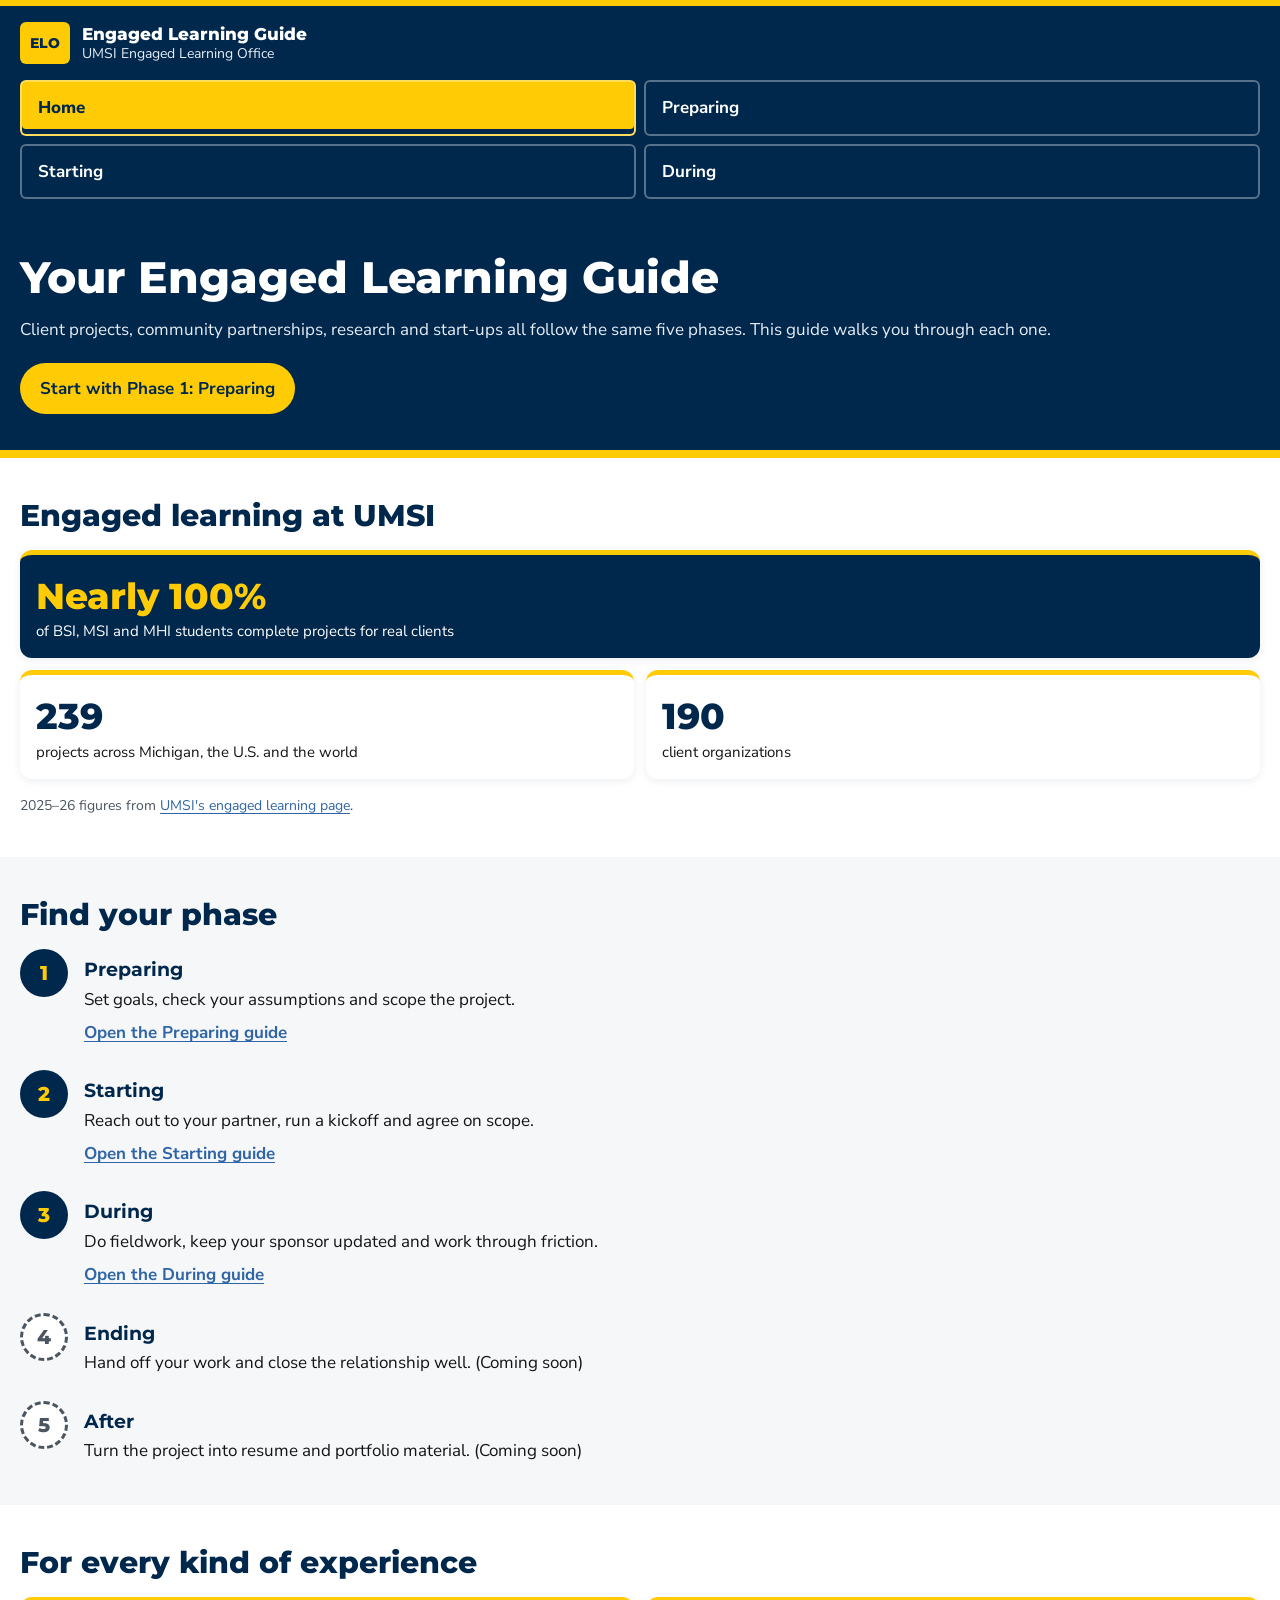
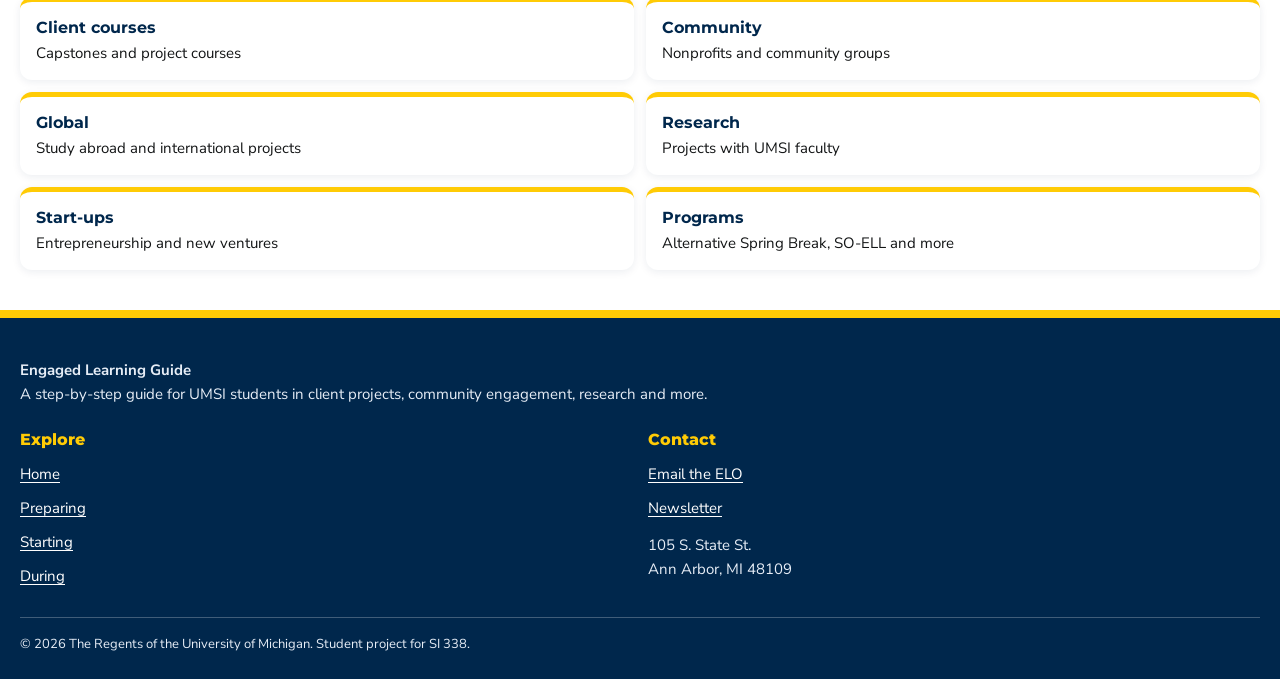
<file: index.html>
<!DOCTYPE html>
<html lang="en">
<head>
  <meta charset="utf-8">
  <meta name="viewport" content="width=device-width, initial-scale=1">
  <title>Engaged Learning Guide | UMSI Engaged Learning Office</title>
  <link rel="preconnect" href="https://fonts.googleapis.com">
  <link rel="preconnect" href="https://fonts.gstatic.com" crossorigin>
  <link rel="stylesheet" href="https://fonts.googleapis.com/css2?family=Montserrat:wght@700;800&amp;family=Nunito+Sans:wght@400;700&amp;display=swap">
  <link rel="stylesheet" href="css/html5reset.css">
  <link rel="stylesheet" href="css/style.css">
</head>
<body>
  <!-- Content adapted from the SI 338 ELO Content document and si.umich.edu.
       Drafted with help from Claude (Anthropic), then reviewed and edited. -->
  <a class="skip-link" href="#main">Skip to main content</a>

  <header class="site-header">
    <span class="brand-mark" aria-hidden="true">ELO</span>
    <a class="brand" href="index.html">Engaged Learning Guide<span>UMSI Engaged Learning Office</span></a>
    <nav class="site-nav" aria-label="Main">
      <ul>
        <li><a href="index.html" aria-current="page">Home</a></li>
        <li><a href="preparing.html">Preparing</a></li>
        <li><a href="starting.html">Starting</a></li>
        <li><a href="during.html">During</a></li>
      </ul>
    </nav>
  </header>

  <main id="main" tabindex="-1">

    <section class="hero">
      <h1>Your Engaged Learning Guide</h1>
      <p>Client projects, community partnerships, research and start-ups all follow the same five phases. This guide walks you through each one.</p>
      <a class="btn" href="preparing.html">Start with Phase 1: Preparing</a>
    </section>

    <section class="section section--white">
      <h2>Engaged learning at UMSI</h2>
      <div class="grid-2">
        <div class="box box--wide"><p class="big">Nearly 100%</p><p>of BSI, MSI and MHI students complete projects for real clients</p></div>
        <div class="box"><p class="big">239</p><p>projects across Michigan, the U.S. and the world</p></div>
        <div class="box"><p class="big">190</p><p>client organizations</p></div>
      </div>
      <p class="note">2025&ndash;26 figures from <a href="https://si.umich.edu/student-experience/engaged-learning">UMSI's engaged learning page</a>.</p>
    </section>

    <section class="section">
      <h2>Find your phase</h2>
      <ol class="roadmap">
        <li><span class="num" aria-hidden="true">1</span><h3>Preparing</h3><p>Set goals, check your assumptions and scope the project. <a href="preparing.html">Open the Preparing guide</a></p></li>
        <li><span class="num" aria-hidden="true">2</span><h3>Starting</h3><p>Reach out to your partner, run a kickoff and agree on scope. <a href="starting.html">Open the Starting guide</a></p></li>
        <li><span class="num" aria-hidden="true">3</span><h3>During</h3><p>Do fieldwork, keep your sponsor updated and work through friction. <a href="during.html">Open the During guide</a></p></li>
        <li class="soon"><span class="num" aria-hidden="true">4</span><h3>Ending</h3><p>Hand off your work and close the relationship well. (Coming soon)</p></li>
        <li class="soon"><span class="num" aria-hidden="true">5</span><h3>After</h3><p>Turn the project into resume and portfolio material. (Coming soon)</p></li>
      </ol>
    </section>

    <section class="section section--white">
      <h2>For every kind of experience</h2>
      <ul class="grid-2">
        <li class="box"><h3>Client courses</h3><p>Capstones and project courses</p></li>
        <li class="box"><h3>Community</h3><p>Nonprofits and community groups</p></li>
        <li class="box"><h3>Global</h3><p>Study abroad and international projects</p></li>
        <li class="box"><h3>Research</h3><p>Projects with UMSI faculty</p></li>
        <li class="box"><h3>Start-ups</h3><p>Entrepreneurship and new ventures</p></li>
        <li class="box"><h3>Programs</h3><p>Alternative Spring Break, SO-ELL and more</p></li>
      </ul>
    </section>
  </main>

  <footer class="site-footer">
    <p class="footer-about"><strong>Engaged Learning Guide</strong><br>A step-by-step guide for UMSI students in client projects, community engagement, research and more.</p>
    <nav class="footer-explore" aria-label="Footer">
      <h2>Explore</h2>
      <ul>
        <li><a href="index.html">Home</a></li>
        <li><a href="preparing.html">Preparing</a></li>
        <li><a href="starting.html">Starting</a></li>
        <li><a href="during.html">During</a></li>
      </ul>
    </nav>
    <div class="footer-contact">
      <h2>Contact</h2>
      <ul>
        <li><a href="mailto:umsi.engagement@umich.edu">Email the ELO</a></li>
        <li><a href="https://umsi.info/elo-newsletter">Newsletter</a></li>
      </ul>
      <address>105 S. State St.<br>Ann Arbor, MI 48109</address>
    </div>
    <p class="footer-legal">&copy; 2026 The Regents of the University of Michigan. Student project for SI 338.</p>
  </footer>
</body>
</html>
</file>
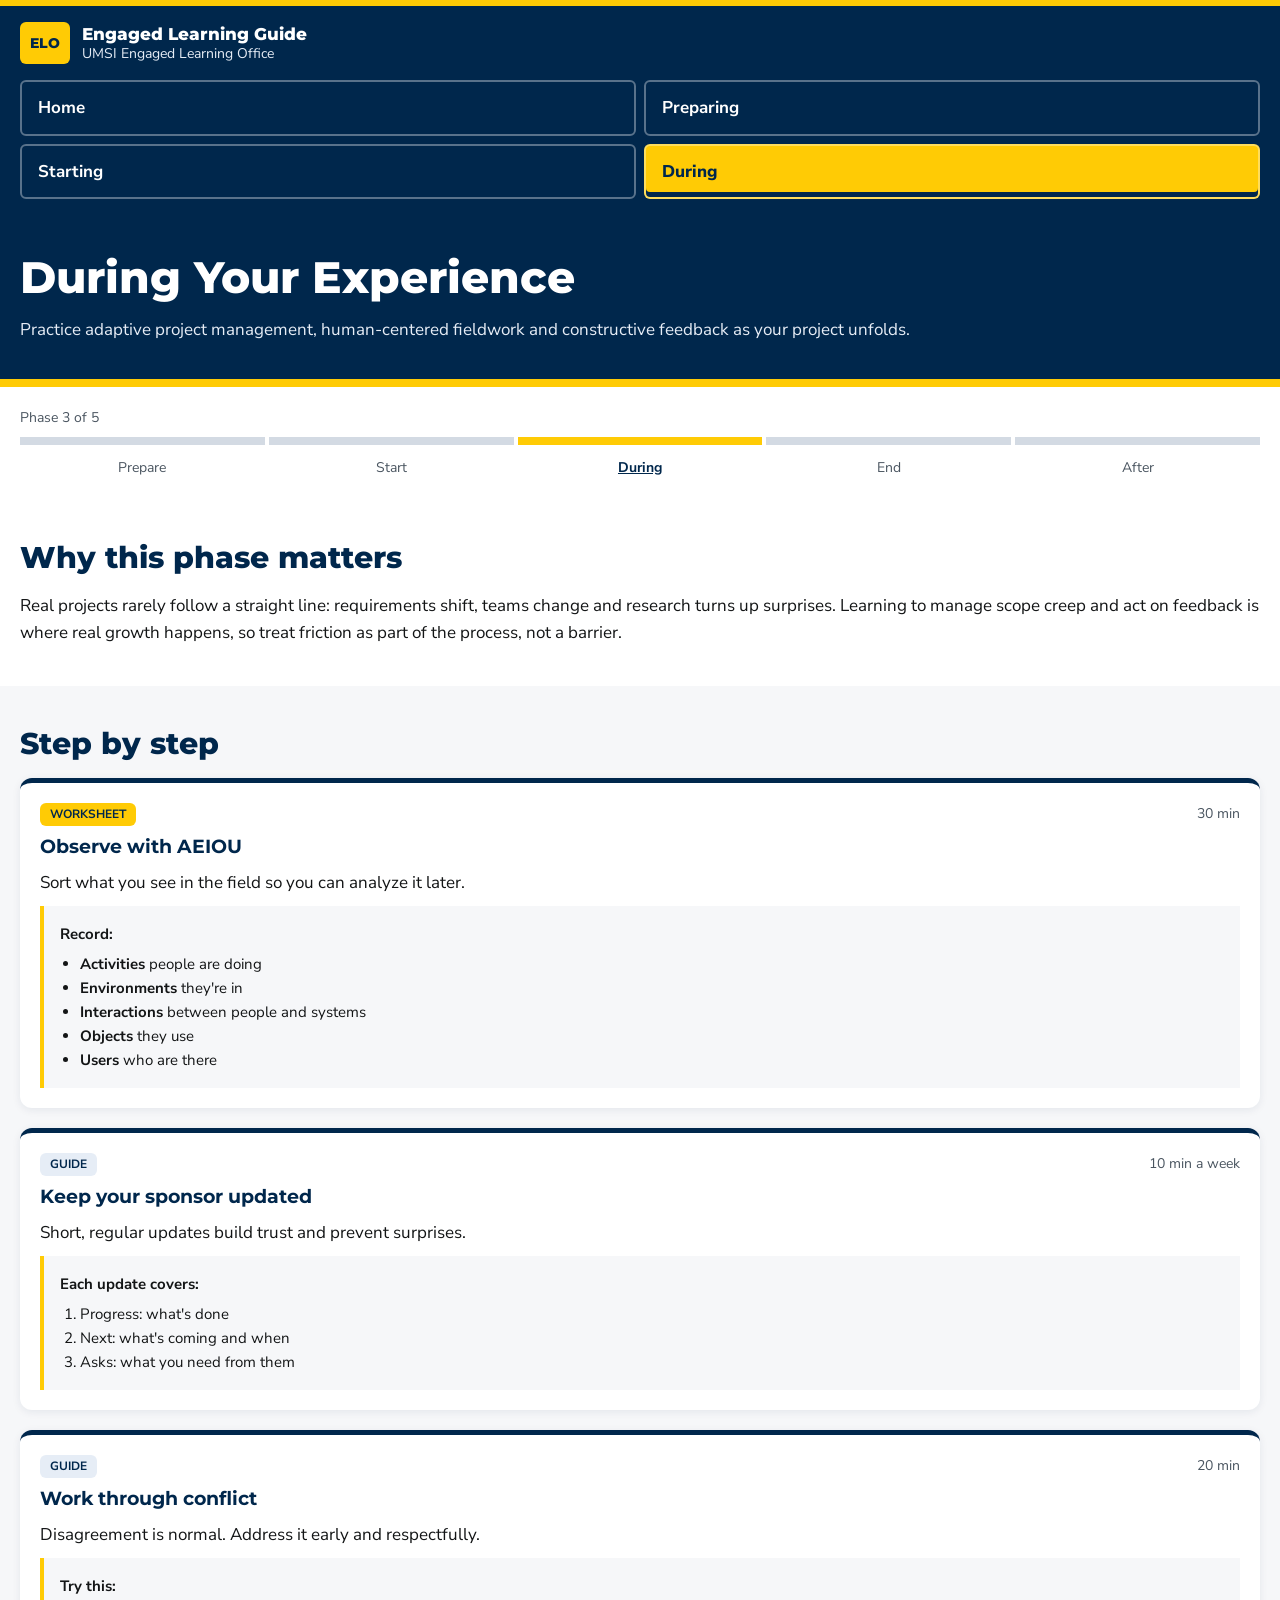
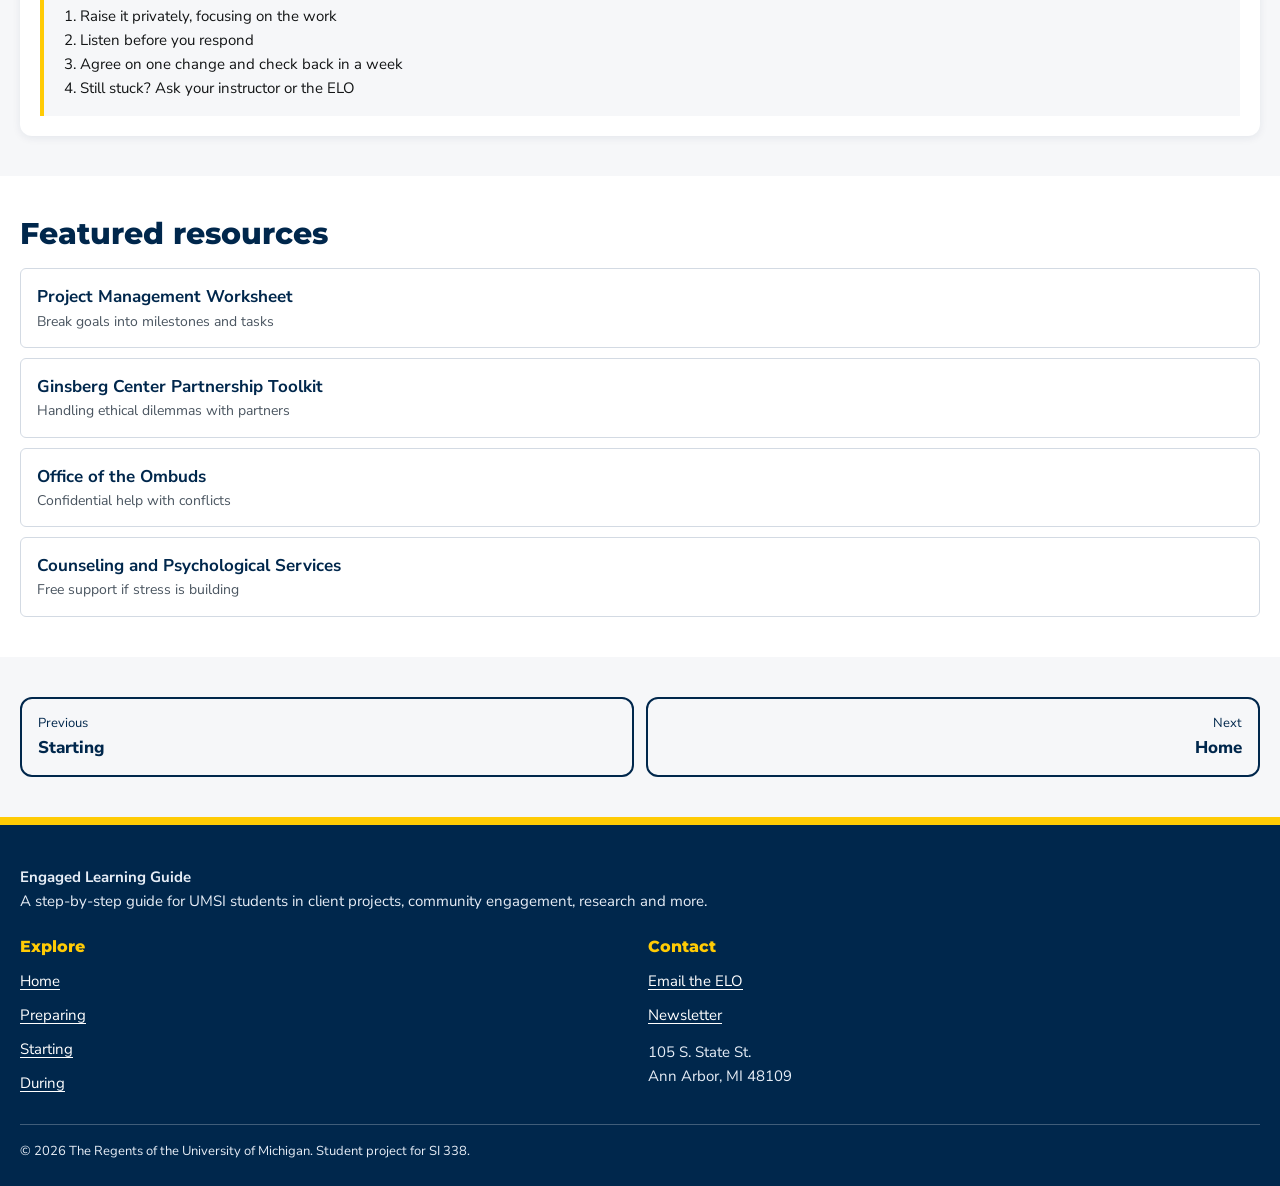
<file: during.html>
<!DOCTYPE html>
<html lang="en">
<head>
  <meta charset="utf-8">
  <meta name="viewport" content="width=device-width, initial-scale=1">
  <title>During Your Experience | Engaged Learning Guide</title>
  <link rel="preconnect" href="https://fonts.googleapis.com">
  <link rel="preconnect" href="https://fonts.gstatic.com" crossorigin>
  <link rel="stylesheet" href="https://fonts.googleapis.com/css2?family=Montserrat:wght@700;800&amp;family=Nunito+Sans:wght@400;700&amp;display=swap">
  <link rel="stylesheet" href="css/html5reset.css">
  <link rel="stylesheet" href="css/style.css">
</head>
<body>
  <!-- Content adapted from the SI 338 ELO Content document and si.umich.edu.
       Drafted with help from Claude (Anthropic), then reviewed and edited. -->
  <a class="skip-link" href="#main">Skip to main content</a>

  <header class="site-header">
    <span class="brand-mark" aria-hidden="true">ELO</span>
    <a class="brand" href="index.html">Engaged Learning Guide<span>UMSI Engaged Learning Office</span></a>
    <nav class="site-nav" aria-label="Main">
      <ul>
        <li><a href="index.html">Home</a></li>
        <li><a href="preparing.html">Preparing</a></li>
        <li><a href="starting.html">Starting</a></li>
        <li><a href="during.html" aria-current="page">During</a></li>
      </ul>
    </nav>
  </header>

  <main id="main" tabindex="-1">

    <section class="hero">
      <h1>During Your Experience</h1>
      <p>Practice adaptive project management, human-centered fieldwork and constructive feedback as your project unfolds.</p>
    </section>

    <section class="progress" aria-labelledby="progress-label">
      <p id="progress-label">Phase 3 of 5</p>
      <ol>
        <li>Prepare</li>
        <li>Start</li>
        <li aria-current="step">During<span class="sr-only"> (you are here)</span></li>
        <li>End</li>
        <li>After</li>
      </ol>
    </section>

    <section class="section section--white">
      <h2>Why this phase matters</h2>
      <p>Real projects rarely follow a straight line: requirements shift, teams change and research turns up surprises. Learning to manage scope creep and act on feedback is where real growth happens, so treat friction as part of the process, not a barrier.</p>
    </section>

    <section class="section">
      <h2>Step by step</h2>
      <div class="cards">
      <article class="card">
        <p class="tag tag--worksheet">Worksheet</p>
        <p class="time">30 min</p>
        <h3>Observe with AEIOU</h3>
        <p class="card-body">Sort what you see in the field so you can analyze it later.</p>
        <div class="task">
          <p><strong>Record:</strong></p>
          <ul><li><strong>Activities</strong> people are doing</li><li><strong>Environments</strong> they're in</li><li><strong>Interactions</strong> between people and systems</li><li><strong>Objects</strong> they use</li><li><strong>Users</strong> who are there</li></ul>
        </div>
      </article>

      <article class="card">
        <p class="tag tag--guide">Guide</p>
        <p class="time">10 min a week</p>
        <h3>Keep your sponsor updated</h3>
        <p class="card-body">Short, regular updates build trust and prevent surprises.</p>
        <div class="task">
          <p><strong>Each update covers:</strong></p>
          <ol><li>Progress: what's done</li><li>Next: what's coming and when</li><li>Asks: what you need from them</li></ol>
        </div>
      </article>

      <article class="card">
        <p class="tag tag--guide">Guide</p>
        <p class="time">20 min</p>
        <h3>Work through conflict</h3>
        <p class="card-body">Disagreement is normal. Address it early and respectfully.</p>
        <div class="task">
          <p><strong>Try this:</strong></p>
          <ol><li>Raise it privately, focusing on the work</li><li>Listen before you respond</li><li>Agree on one change and check back in a week</li><li>Still stuck? Ask your instructor or the ELO</li></ol>
        </div>
      </article>
      </div>
    </section>

    <section class="section section--white">
      <h2>Featured resources</h2>
      <ul class="links">
        <li><a href="https://docs.google.com/document/d/1twc-7TYWmb_PNrOBiDI1NuJqJAuhluTICr22GRd_NLc/edit?usp=drive_link">Project Management Worksheet<span>Break goals into milestones and tasks</span></a></li>
        <li><a href="https://ginsberg.umich.edu/article/campus-community-partnerships-toolkit">Ginsberg Center Partnership Toolkit<span>Handling ethical dilemmas with partners</span></a></li>
        <li><a href="https://ombuds.umich.edu">Office of the Ombuds<span>Confidential help with conflicts</span></a></li>
        <li><a href="https://caps.umich.edu">Counseling and Psychological Services<span>Free support if stress is building</span></a></li>
      </ul>
    </section>

    <nav class="section pager" aria-label="Phases">
      <a href="starting.html"><span>Previous</span>Starting</a>
      <a class="next" href="index.html"><span>Next</span>Home</a>
    </nav>
  </main>

  <footer class="site-footer">
    <p class="footer-about"><strong>Engaged Learning Guide</strong><br>A step-by-step guide for UMSI students in client projects, community engagement, research and more.</p>
    <nav class="footer-explore" aria-label="Footer">
      <h2>Explore</h2>
      <ul>
        <li><a href="index.html">Home</a></li>
        <li><a href="preparing.html">Preparing</a></li>
        <li><a href="starting.html">Starting</a></li>
        <li><a href="during.html">During</a></li>
      </ul>
    </nav>
    <div class="footer-contact">
      <h2>Contact</h2>
      <ul>
        <li><a href="mailto:umsi.engagement@umich.edu">Email the ELO</a></li>
        <li><a href="https://umsi.info/elo-newsletter">Newsletter</a></li>
      </ul>
      <address>105 S. State St.<br>Ann Arbor, MI 48109</address>
    </div>
    <p class="footer-legal">&copy; 2026 The Regents of the University of Michigan. Student project for SI 338.</p>
  </footer>
</body>
</html>
</file>
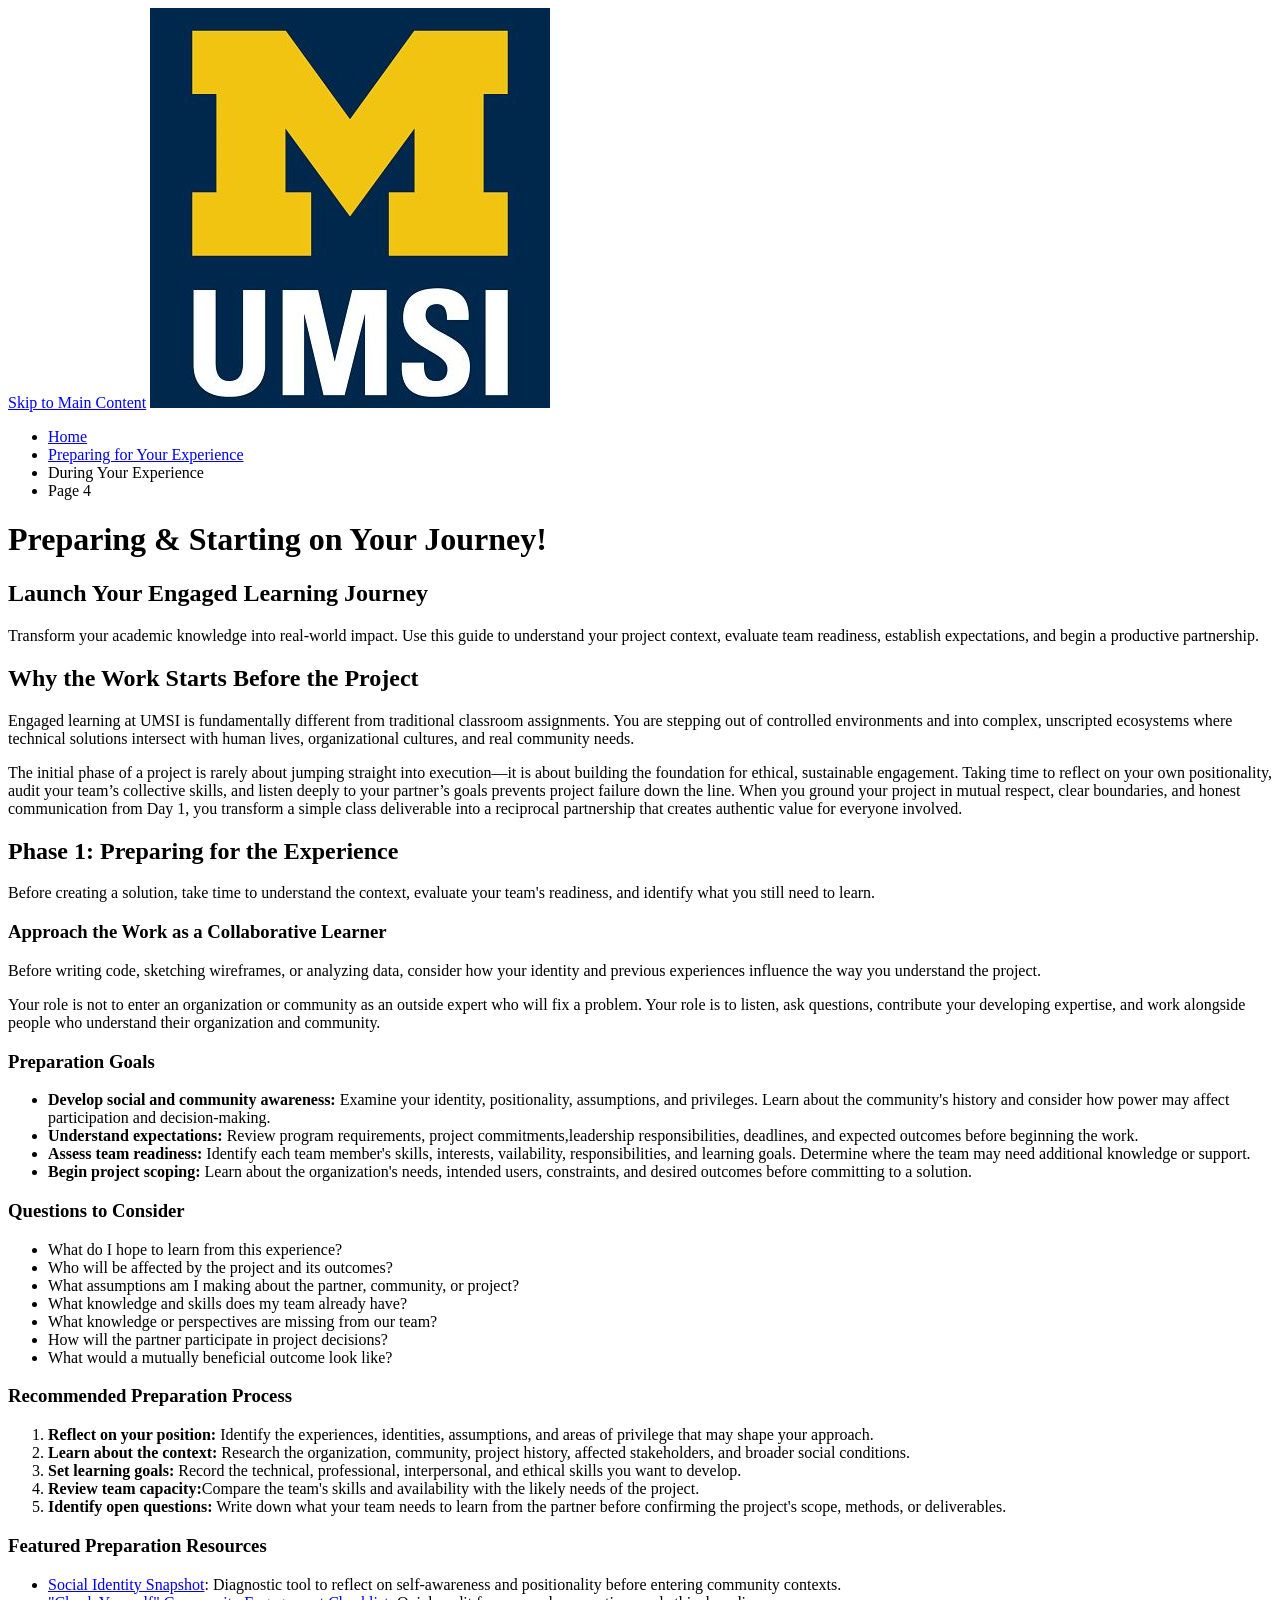
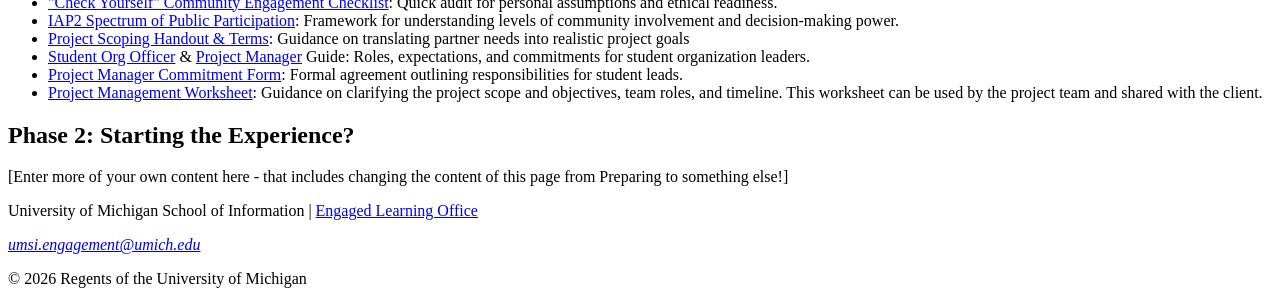
<file: prep.html>
<!DOCTYPE html>
<html lang="en">
<head>
    <meta charset="UTF-8">
    <meta name="viewport" content="width=device-width, initial-scale=1.0">
    <title>Resumes</title>
</head>
<body>

    <header>

  <a href = "#main">Skip to Main Content</a>
        <img src="images/UMSI_signature_vertical_informal_solidblue.jpg" alt="UMSI Logo">
        <nav>
            <ul>
                <li><a href = "index.html">Home</a></li>
                <li><a href = "prep.html">Preparing for Your Experience</a></li>
                <li><a>During Your Experience</a></li>
                <li><a>Page 4</a></li>
            </ul>
        </nav>
    <h1>Preparing & Starting on Your Journey!</h1>
  </header>
<main id="main">
  
<section>
  <h2>Launch Your Engaged Learning Journey</h2>
  <p>Transform your academic knowledge into real-world impact. Use this guide to understand your project context, evaluate team readiness, establish expectations, and begin a productive partnership.</p>
</section>

<section>
  <h2>Why the Work Starts Before the Project</h2>
  <p>Engaged learning at UMSI is fundamentally different from traditional classroom assignments. You are stepping out of controlled environments and into complex, unscripted ecosystems where technical solutions intersect with human lives, organizational cultures, and real community needs.</p>
  <p>The initial phase of a project is rarely about jumping straight into execution—it is about building the foundation for ethical, sustainable engagement. Taking time to reflect on your own positionality, audit your team’s collective skills, and listen deeply to your partner’s goals prevents project failure down the line. When you ground your project in mutual respect, clear boundaries, and honest communication from Day 1, you transform a simple class deliverable into a reciprocal partnership that creates authentic value for everyone involved.</p>


</section>

<section>
  <h2>Phase 1: Preparing for the Experience</h2>
  <p>Before creating a solution, take time to understand the context, evaluate your team's readiness, and identify what you still need to learn.</p>
  <article>
    <h3>Approach the Work as a Collaborative Learner</h3>
    <p>Before writing code, sketching wireframes, or analyzing data, consider how your identity and previous experiences influence the way you understand the project.</p>
    <p>Your role is not to enter an organization or community as an outside expert who will fix a problem. Your role is to listen, ask questions, contribute your developing expertise, and work alongside people who understand their organization and community.</p>
  </article>

  <article>
    <h3>Preparation Goals</h3>
    <ul>
      <li><strong>Develop social and community awareness:</strong> Examine your identity, positionality, assumptions, and privileges. Learn about the community's history and consider how power may affect participation and decision-making.
      </li>
      <li><strong>Understand expectations:</strong> Review program requirements, project commitments,leadership responsibilities, deadlines, and expected outcomes before beginning the work.</li>
      <li><strong>Assess team readiness:</strong> Identify each team member's skills, interests, vailability, responsibilities, and learning goals. Determine where the team may need additional knowledge or support.</li>
      <li><strong>Begin project scoping:</strong> Learn about the organization's needs, intended users, constraints, and desired outcomes before committing to a solution.
      </li>
    </ul>
  </article>

  <article>
    <h3>Questions to Consider</h3>
    <ul>
      <li>What do I hope to learn from this experience?</li>
      <li>Who will be affected by the project and its outcomes?</li>
      <li>What assumptions am I making about the partner, community, or project?</li>
      <li>What knowledge and skills does my team already have?</li>
      <li>What knowledge or perspectives are missing from our team?</li>
      <li>How will the partner participate in project decisions?</li>
      <li>What would a mutually beneficial outcome look like?</li>
    </ul>
  </article>

  <article>
    <h3>Recommended Preparation Process</h3>
    <ol>
      <li><strong>Reflect on your position:</strong> Identify the experiences, identities, assumptions, and areas of privilege that may shape your approach.</li>
      <li><strong>Learn about the context:</strong> Research the organization, community, project history, affected stakeholders, and broader social conditions.</li>
      <li><strong>Set learning goals:</strong> Record the technical, professional, interpersonal, and ethical skills you want to develop.</li>
      <li><strong>Review team capacity:</strong>Compare the team's skills and availability with the likely needs of the project. </li>
      <li><strong>Identify open questions:</strong> Write down what your team needs to learn from the partner before confirming the project's scope, methods, or deliverables.
      </li>
    </ol>
  </article>

  <article>
    <h3>Featured Preparation Resources</h3>
    <ul>
      <li><a href="https://sites.lsa.umich.edu/equitable-teaching/social-identity-snapshot">Social Identity Snapshot</a>: Diagnostic tool to reflect on self-awareness and positionality before entering community contexts.</li>
      <li><a href="https://docs.google.com/document/d/1Qt9YeStVwDHjwJhOLAz42JSNQR2lFMurdUtxtdrGkuc/edit?tab=t.0#heading=h.ch0bvccjkrzn">"Check Yourself" Community Engagement Checklist</a>: Quick audit for personal assumptions and ethical readiness.</li>
      <li><a href="https://drive.google.com/file/d/1zc1RNlrDxV51-muOERdDTnINQcquJpOA/view?usp=sharing">IAP2 Spectrum of Public Participation</a>: Framework for understanding levels of community involvement and decision-making power.</li>
      <li><a href="https://docs.google.com/document/d/1TrEDolwmOIlXgYgAP9VvlOGoYOwFfe6KxzZOgZSVYVw/edit?usp=drive_link">Project Scoping Handout & Terms</a>: Guidance on translating partner needs into realistic project goals</li>
      <li><a href="https://docs.google.com/document/d/1AexsV_JeSd0kRUBbcifZpfBu6y6Zi8Y0iJScp1I3gkM/edit?usp=drive_link">Student Org Officer</a> & <a href="https://docs.google.com/document/u/0/d/1uwOOS0TrXWzcSShj8DUFpckWo0t1UNu_Q7WVbZnLhX0/edit">Project Manager</a> Guide: Roles, expectations, and commitments for student organization leaders.</li>
      <li><a href="https://docs.google.com/document/d/1U4lCNGyWKJ3C2i_VgFqAR45Z4zF1FehuthuqT-M2wdI/edit?usp=drive_link">Project Manager Commitment Form</a>: Formal agreement outlining responsibilities for student leads.</li>
      <li><a href="https://docs.google.com/document/d/1twc-7TYWmb_PNrOBiDI1NuJqJAuhluTICr22GRd_NLc/edit?usp=drive_link">Project Management Worksheet</a>: Guidance on clarifying the project scope and objectives, team roles, and timeline. This worksheet can be used by the project team and shared with the client.</li>
    </ul>
  </article>
</section>
<section>
  <h2>Phase 2: Starting the Experience?</h2>



<div>[Enter more of your own content here - that includes changing the  content of this page from Preparing to something else!]</div>

    
        <div></div>
        <div></div>
        <div></div>
        <div></div>
</section>
<!-- Content taken & modified from UMGPT with the prompt, "for the same content write me some intro content and resources for a prep page using the ELO content below" - this was after I had asked for content for the home page. " UMGPT. (2026). UMGPT ( GPT-5.6 Sol September 7th version) [Large language model]. -->
</main>
<footer>
        <p>University of Michigan School of Information | <a href="https://www.si.umich.edu/programs/engaged-learning/about-engaged-learning-office">Engaged Learning Office </a></p>
      <address>
        <a href="mailto:umsi.engagement@umich.edu">umsi.engagement@umich.edu</a>
      </address>
      <p>&copy; 2026 Regents of the University of Michigan</p>
    </footer>
    
</body>

</html>
</file>
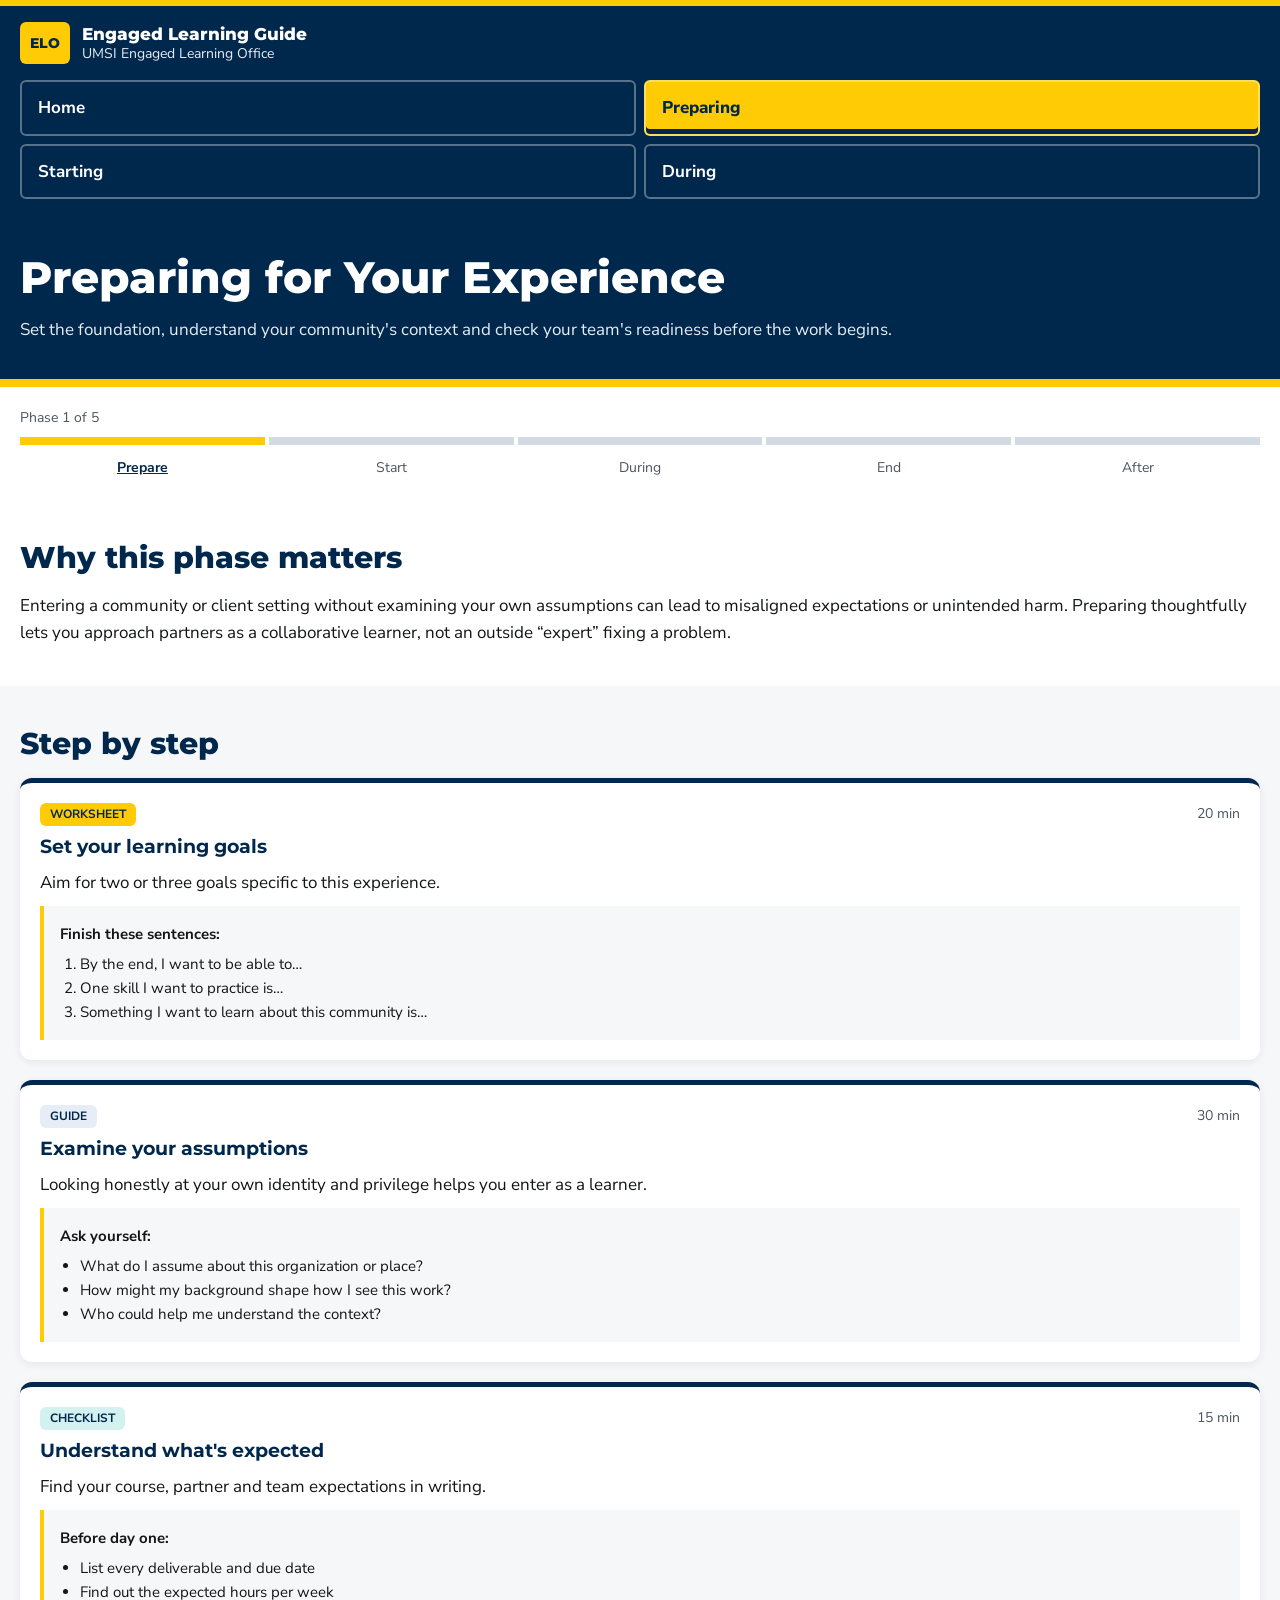
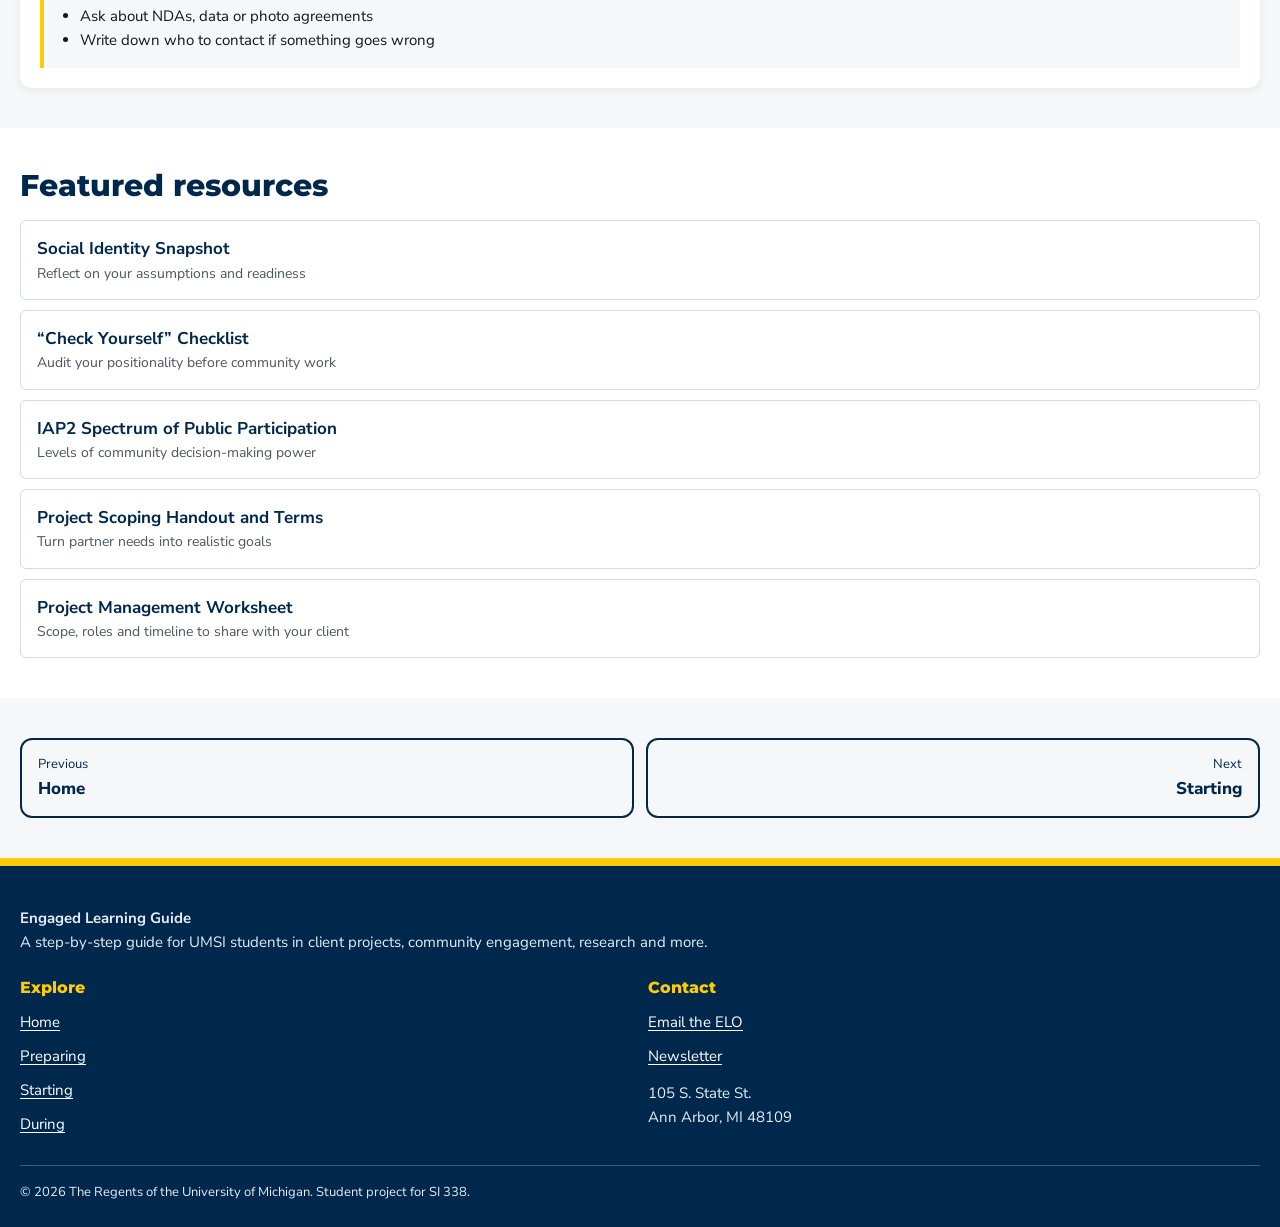
<file: preparing.html>
<!DOCTYPE html>
<html lang="en">
<head>
  <meta charset="utf-8">
  <meta name="viewport" content="width=device-width, initial-scale=1">
  <title>Preparing for Your Experience | Engaged Learning Guide</title>
  <link rel="preconnect" href="https://fonts.googleapis.com">
  <link rel="preconnect" href="https://fonts.gstatic.com" crossorigin>
  <link rel="stylesheet" href="https://fonts.googleapis.com/css2?family=Montserrat:wght@700;800&amp;family=Nunito+Sans:wght@400;700&amp;display=swap">
  <link rel="stylesheet" href="css/html5reset.css">
  <link rel="stylesheet" href="css/style.css">
</head>
<body>
  <!-- Content adapted from the SI 338 ELO Content document and si.umich.edu.
       Drafted with help from Claude (Anthropic), then reviewed and edited. -->
  <a class="skip-link" href="#main">Skip to main content</a>

  <header class="site-header">
    <span class="brand-mark" aria-hidden="true">ELO</span>
    <a class="brand" href="index.html">Engaged Learning Guide<span>UMSI Engaged Learning Office</span></a>
    <nav class="site-nav" aria-label="Main">
      <ul>
        <li><a href="index.html">Home</a></li>
        <li><a href="preparing.html" aria-current="page">Preparing</a></li>
        <li><a href="starting.html">Starting</a></li>
        <li><a href="during.html">During</a></li>
      </ul>
    </nav>
  </header>

  <main id="main" tabindex="-1">

    <section class="hero">
      <h1>Preparing for Your Experience</h1>
      <p>Set the foundation, understand your community's context and check your team's readiness before the work begins.</p>
    </section>

    <section class="progress" aria-labelledby="progress-label">
      <p id="progress-label">Phase 1 of 5</p>
      <ol>
        <li aria-current="step">Prepare<span class="sr-only"> (you are here)</span></li>
        <li>Start</li>
        <li>During</li>
        <li>End</li>
        <li>After</li>
      </ol>
    </section>

    <section class="section section--white">
      <h2>Why this phase matters</h2>
      <p>Entering a community or client setting without examining your own assumptions can lead to misaligned expectations or unintended harm. Preparing thoughtfully lets you approach partners as a collaborative learner, not an outside &ldquo;expert&rdquo; fixing a problem.</p>
    </section>

    <section class="section">
      <h2>Step by step</h2>
      <div class="cards">
      <article class="card">
        <p class="tag tag--worksheet">Worksheet</p>
        <p class="time">20 min</p>
        <h3>Set your learning goals</h3>
        <p class="card-body">Aim for two or three goals specific to this experience.</p>
        <div class="task">
          <p><strong>Finish these sentences:</strong></p>
          <ol><li>By the end, I want to be able to&hellip;</li><li>One skill I want to practice is&hellip;</li><li>Something I want to learn about this community is&hellip;</li></ol>
        </div>
      </article>

      <article class="card">
        <p class="tag tag--guide">Guide</p>
        <p class="time">30 min</p>
        <h3>Examine your assumptions</h3>
        <p class="card-body">Looking honestly at your own identity and privilege helps you enter as a learner.</p>
        <div class="task">
          <p><strong>Ask yourself:</strong></p>
          <ul><li>What do I assume about this organization or place?</li><li>How might my background shape how I see this work?</li><li>Who could help me understand the context?</li></ul>
        </div>
      </article>

      <article class="card">
        <p class="tag tag--checklist">Checklist</p>
        <p class="time">15 min</p>
        <h3>Understand what's expected</h3>
        <p class="card-body">Find your course, partner and team expectations in writing.</p>
        <div class="task">
          <p><strong>Before day one:</strong></p>
          <ul><li>List every deliverable and due date</li><li>Find out the expected hours per week</li><li>Ask about NDAs, data or photo agreements</li><li>Write down who to contact if something goes wrong</li></ul>
        </div>
      </article>
      </div>
    </section>

    <section class="section section--white">
      <h2>Featured resources</h2>
      <ul class="links">
        <li><a href="https://sites.lsa.umich.edu/equitable-teaching/social-identity-snapshot/">Social Identity Snapshot<span>Reflect on your assumptions and readiness</span></a></li>
        <li><a href="https://docs.google.com/document/d/1Qt9YeStVwDHjwJhOLAz42JSNQR2lFMurdUtxtdrGkuc/edit?tab=t.0#heading=h.ch0bvccjkrzn">&ldquo;Check Yourself&rdquo; Checklist<span>Audit your positionality before community work</span></a></li>
        <li><a href="https://drive.google.com/file/d/1zc1RNlrDxV51-muOERdDTnINQcquJpOA/view?usp=sharing">IAP2 Spectrum of Public Participation<span>Levels of community decision-making power</span></a></li>
        <li><a href="https://docs.google.com/document/d/1TrEDolwmOIlXgYgAP9VvlOGoYOwFfe6KxzZOgZSVYVw/edit?usp=drive_link">Project Scoping Handout and Terms<span>Turn partner needs into realistic goals</span></a></li>
        <li><a href="https://docs.google.com/document/d/1twc-7TYWmb_PNrOBiDI1NuJqJAuhluTICr22GRd_NLc/edit?usp=drive_link">Project Management Worksheet<span>Scope, roles and timeline to share with your client</span></a></li>
      </ul>
    </section>

    <nav class="section pager" aria-label="Phases">
      <a href="index.html"><span>Previous</span>Home</a>
      <a class="next" href="starting.html"><span>Next</span>Starting</a>
    </nav>
  </main>

  <footer class="site-footer">
    <p class="footer-about"><strong>Engaged Learning Guide</strong><br>A step-by-step guide for UMSI students in client projects, community engagement, research and more.</p>
    <nav class="footer-explore" aria-label="Footer">
      <h2>Explore</h2>
      <ul>
        <li><a href="index.html">Home</a></li>
        <li><a href="preparing.html">Preparing</a></li>
        <li><a href="starting.html">Starting</a></li>
        <li><a href="during.html">During</a></li>
      </ul>
    </nav>
    <div class="footer-contact">
      <h2>Contact</h2>
      <ul>
        <li><a href="mailto:umsi.engagement@umich.edu">Email the ELO</a></li>
        <li><a href="https://umsi.info/elo-newsletter">Newsletter</a></li>
      </ul>
      <address>105 S. State St.<br>Ann Arbor, MI 48109</address>
    </div>
    <p class="footer-legal">&copy; 2026 The Regents of the University of Michigan. Student project for SI 338.</p>
  </footer>
</body>
</html>
</file>
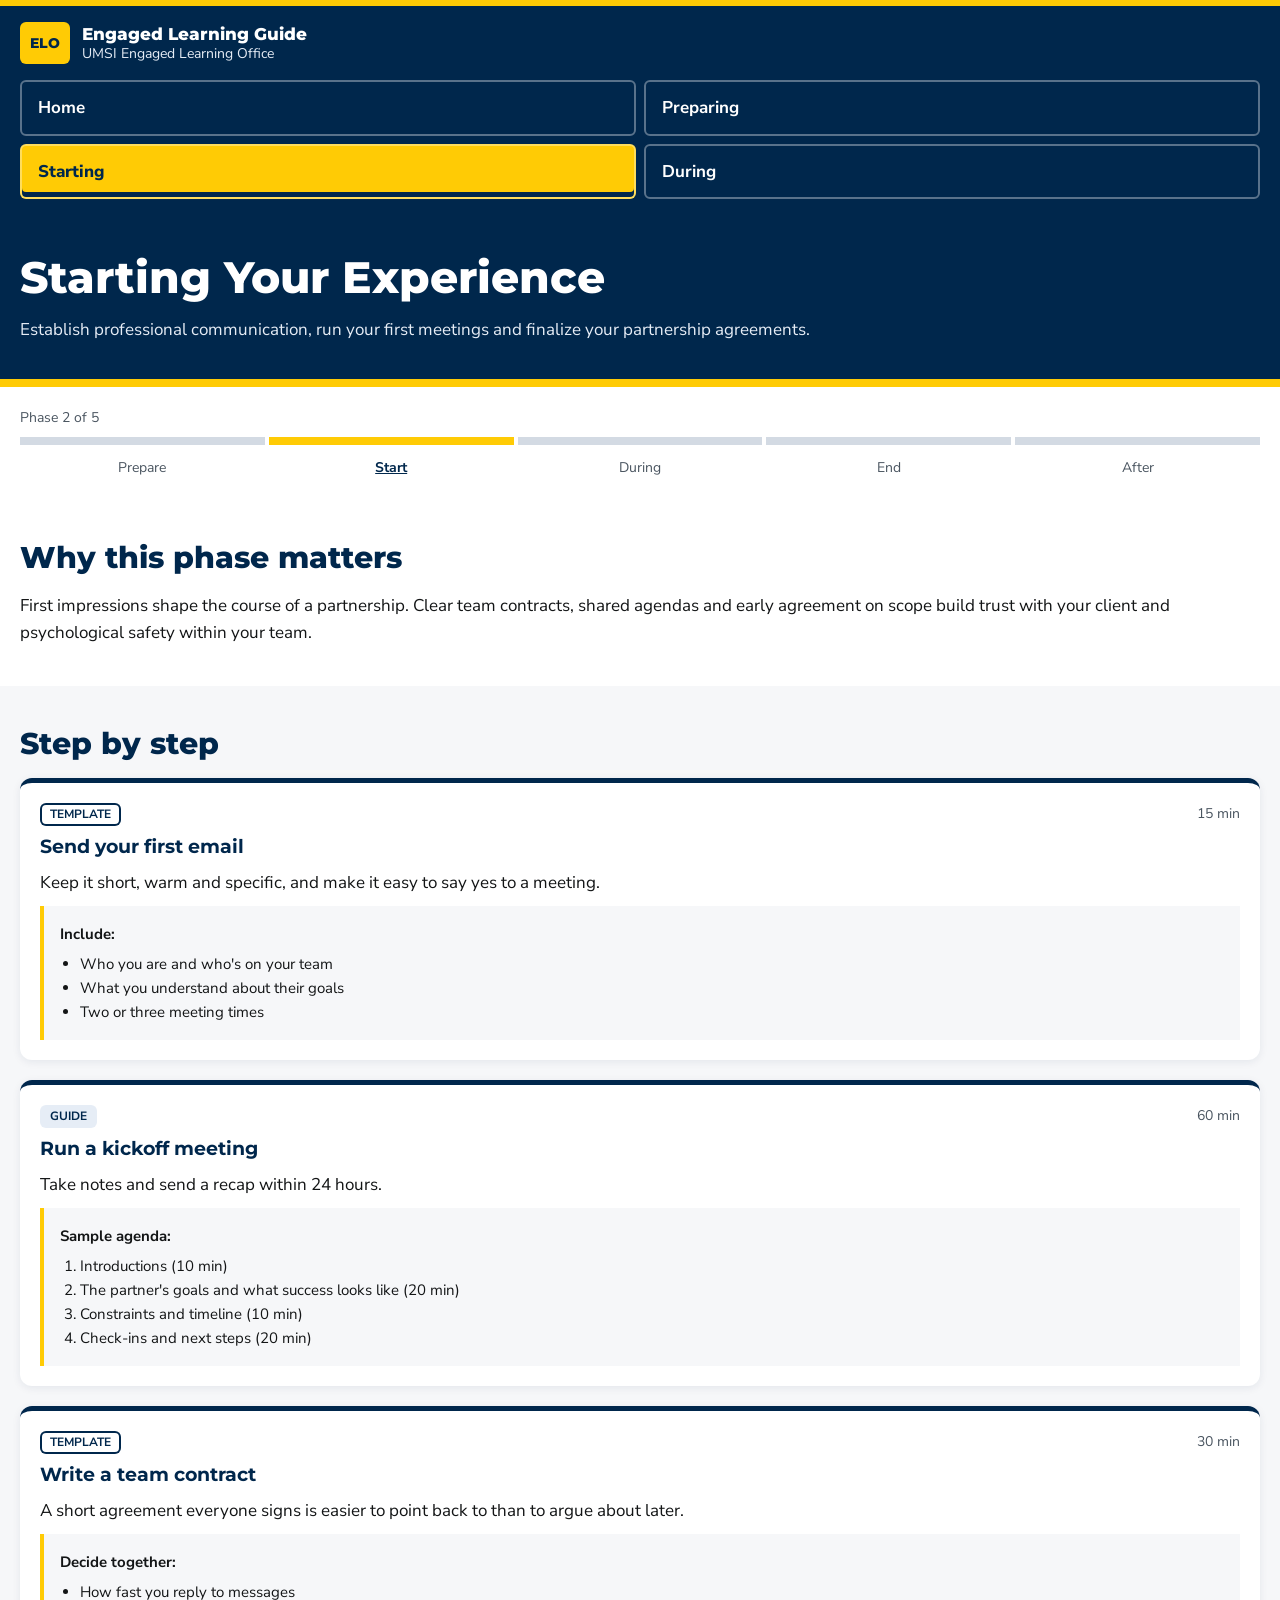
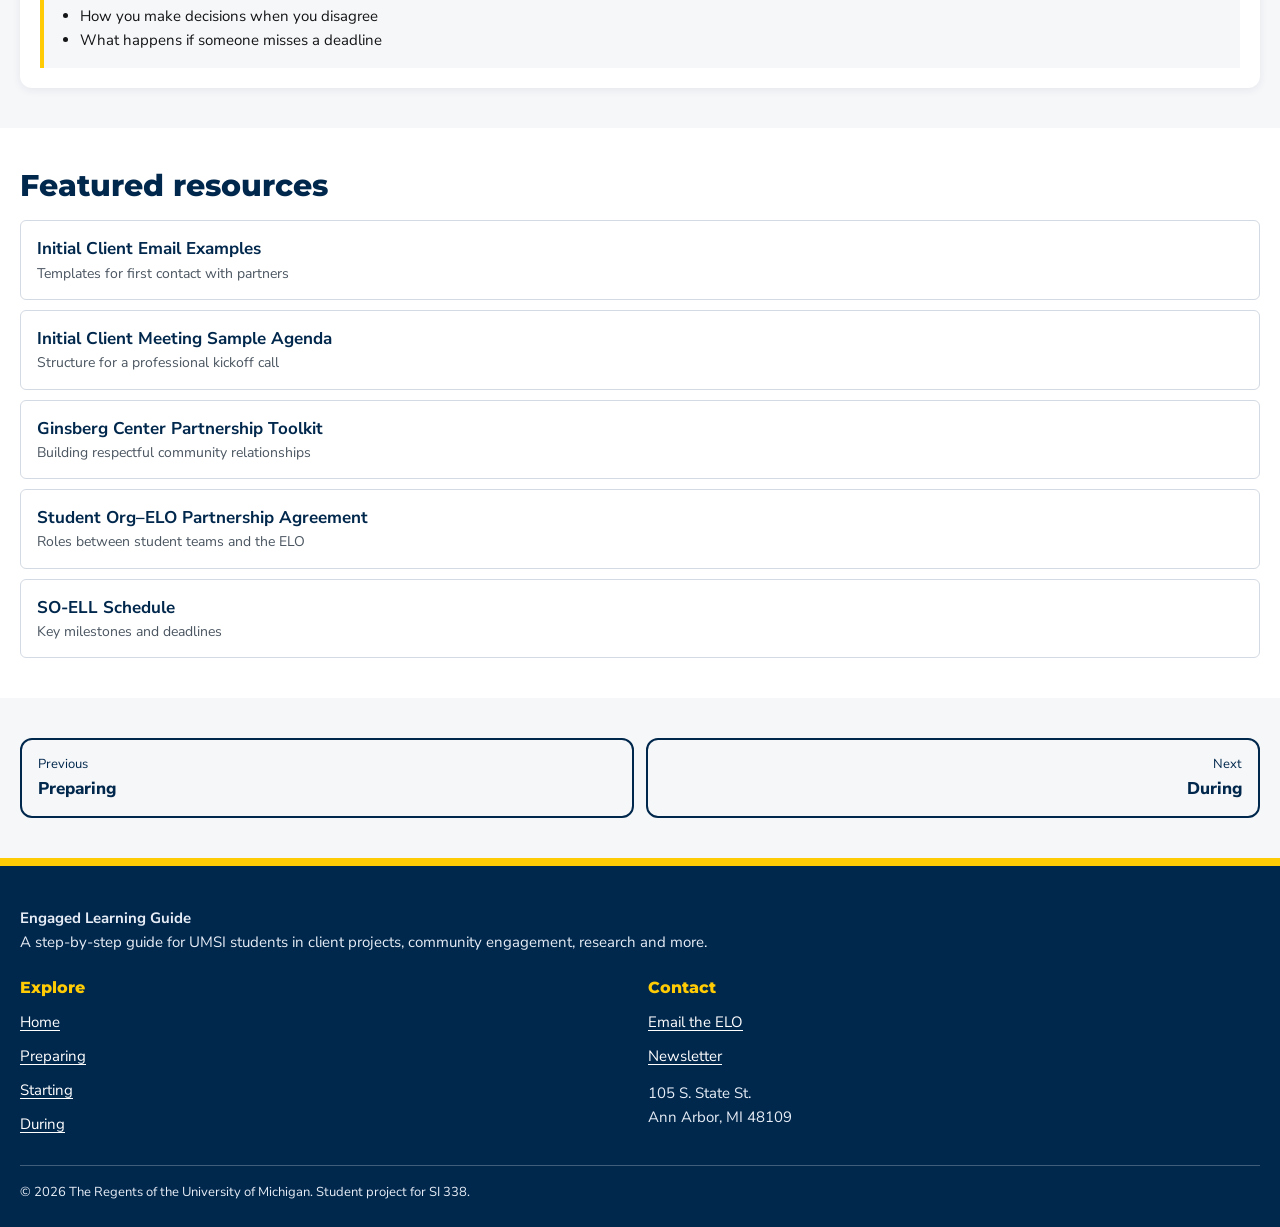
<file: starting.html>
<!DOCTYPE html>
<html lang="en">
<head>
  <meta charset="utf-8">
  <meta name="viewport" content="width=device-width, initial-scale=1">
  <title>Starting Your Experience | Engaged Learning Guide</title>
  <link rel="preconnect" href="https://fonts.googleapis.com">
  <link rel="preconnect" href="https://fonts.gstatic.com" crossorigin>
  <link rel="stylesheet" href="https://fonts.googleapis.com/css2?family=Montserrat:wght@700;800&amp;family=Nunito+Sans:wght@400;700&amp;display=swap">
  <link rel="stylesheet" href="css/html5reset.css">
  <link rel="stylesheet" href="css/style.css">
</head>
<body>
  <!-- Content adapted from the SI 338 ELO Content document and si.umich.edu.
       Drafted with help from Claude (Anthropic), then reviewed and edited. -->
  <a class="skip-link" href="#main">Skip to main content</a>

  <header class="site-header">
    <span class="brand-mark" aria-hidden="true">ELO</span>
    <a class="brand" href="index.html">Engaged Learning Guide<span>UMSI Engaged Learning Office</span></a>
    <nav class="site-nav" aria-label="Main">
      <ul>
        <li><a href="index.html">Home</a></li>
        <li><a href="preparing.html">Preparing</a></li>
        <li><a href="starting.html" aria-current="page">Starting</a></li>
        <li><a href="during.html">During</a></li>
      </ul>
    </nav>
  </header>

  <main id="main" tabindex="-1">

    <section class="hero">
      <h1>Starting Your Experience</h1>
      <p>Establish professional communication, run your first meetings and finalize your partnership agreements.</p>
    </section>

    <section class="progress" aria-labelledby="progress-label">
      <p id="progress-label">Phase 2 of 5</p>
      <ol>
        <li>Prepare</li>
        <li aria-current="step">Start<span class="sr-only"> (you are here)</span></li>
        <li>During</li>
        <li>End</li>
        <li>After</li>
      </ol>
    </section>

    <section class="section section--white">
      <h2>Why this phase matters</h2>
      <p>First impressions shape the course of a partnership. Clear team contracts, shared agendas and early agreement on scope build trust with your client and psychological safety within your team.</p>
    </section>

    <section class="section">
      <h2>Step by step</h2>
      <div class="cards">
      <article class="card">
        <p class="tag tag--template">Template</p>
        <p class="time">15 min</p>
        <h3>Send your first email</h3>
        <p class="card-body">Keep it short, warm and specific, and make it easy to say yes to a meeting.</p>
        <div class="task">
          <p><strong>Include:</strong></p>
          <ul><li>Who you are and who's on your team</li><li>What you understand about their goals</li><li>Two or three meeting times</li></ul>
        </div>
      </article>

      <article class="card">
        <p class="tag tag--guide">Guide</p>
        <p class="time">60 min</p>
        <h3>Run a kickoff meeting</h3>
        <p class="card-body">Take notes and send a recap within 24 hours.</p>
        <div class="task">
          <p><strong>Sample agenda:</strong></p>
          <ol><li>Introductions (10 min)</li><li>The partner's goals and what success looks like (20 min)</li><li>Constraints and timeline (10 min)</li><li>Check-ins and next steps (20 min)</li></ol>
        </div>
      </article>

      <article class="card">
        <p class="tag tag--template">Template</p>
        <p class="time">30 min</p>
        <h3>Write a team contract</h3>
        <p class="card-body">A short agreement everyone signs is easier to point back to than to argue about later.</p>
        <div class="task">
          <p><strong>Decide together:</strong></p>
          <ul><li>How fast you reply to messages</li><li>How you make decisions when you disagree</li><li>What happens if someone misses a deadline</li></ul>
        </div>
      </article>
      </div>
    </section>

    <section class="section section--white">
      <h2>Featured resources</h2>
      <ul class="links">
        <li><a href="https://docs.google.com/document/d/1fWFXwoW5fKX_Tctn97Gio5XZDwILNlqIOyKKE8Yk5J0/edit?usp=drive_link">Initial Client Email Examples<span>Templates for first contact with partners</span></a></li>
        <li><a href="https://docs.google.com/document/d/1ItXxYauAcPoaGMUZWuJsX-OLFfGmeBOWT7JNhoZxGyU/edit?usp=drive_link">Initial Client Meeting Sample Agenda<span>Structure for a professional kickoff call</span></a></li>
        <li><a href="https://ginsberg.umich.edu/article/campus-community-partnerships-toolkit">Ginsberg Center Partnership Toolkit<span>Building respectful community relationships</span></a></li>
        <li><a href="https://docs.google.com/document/d/1y5Y2wc1ADz0n_ht26kPYlFK3Zm9i3UR_Z0OMWP3Q_xQ/edit?usp=drive_link">Student Org&ndash;ELO Partnership Agreement<span>Roles between student teams and the ELO</span></a></li>
        <li><a href="https://docs.google.com/spreadsheets/d/1YeK2WerSbhaU5hjEg9wxdXmzBx9lgRy2yHBKAH-SxiA/edit?gid=166831640#gid=166831640">SO-ELL Schedule<span>Key milestones and deadlines</span></a></li>
      </ul>
    </section>

    <nav class="section pager" aria-label="Phases">
      <a href="preparing.html"><span>Previous</span>Preparing</a>
      <a class="next" href="during.html"><span>Next</span>During</a>
    </nav>
  </main>

  <footer class="site-footer">
    <p class="footer-about"><strong>Engaged Learning Guide</strong><br>A step-by-step guide for UMSI students in client projects, community engagement, research and more.</p>
    <nav class="footer-explore" aria-label="Footer">
      <h2>Explore</h2>
      <ul>
        <li><a href="index.html">Home</a></li>
        <li><a href="preparing.html">Preparing</a></li>
        <li><a href="starting.html">Starting</a></li>
        <li><a href="during.html">During</a></li>
      </ul>
    </nav>
    <div class="footer-contact">
      <h2>Contact</h2>
      <ul>
        <li><a href="mailto:umsi.engagement@umich.edu">Email the ELO</a></li>
        <li><a href="https://umsi.info/elo-newsletter">Newsletter</a></li>
      </ul>
      <address>105 S. State St.<br>Ann Arbor, MI 48109</address>
    </div>
    <p class="footer-legal">&copy; 2026 The Regents of the University of Michigan. Student project for SI 338.</p>
  </footer>
</body>
</html>
</file>
<file: css/style.css>
/* 

   Citations:
   - Colors: U-M brand colors, https://brand.umich.edu/design-resources/colors/
   - Fonts: Montserrat + Nunito Sans, from U-M's recommended typefaces,
     https://brand.umich.edu/design-resources/typography/ (via Google Fonts)
   - Skip link: adapted from W3Schools,
     https://www.w3schools.com/accessibility/accessibility_skip_links.php
   - .sr-only: https://www.a11yproject.com/posts/how-to-hide-content/
   

 */

:root {
  --blue: #00274c;
  --maize: #ffcb05;
  --link: #2f65a7;
  --text: #131516;
  --muted: #4a5560;
  --bg: #f6f7f9;
  --white: #ffffff;
  --tint: #e6edf6;
  --line: #d3dae3;
  --radius: 0.75rem;
  --shadow: 0 0.125rem 0.5rem rgba(0, 39, 76, 0.08);
}


body {
  background-color: var(--bg);
  color: var(--text);
  font-family: "Nunito Sans", Arial, sans-serif;
  font-size: 1.0625rem;
  line-height: 1.6;
}

h1, h2, h3 {
  font-family: "Montserrat", Arial, sans-serif;
  color: var(--blue);
  line-height: 1.2;
}

h1 {
  font-size: clamp(2rem, 9vw, 2.75rem);
  font-weight: 800;
}

h2 {
  font-size: clamp(1.5rem, 6.5vw, 1.875rem);
  font-weight: 800;
  margin-bottom: 1rem;
}

h3 {
  font-size: 1.1875rem;
  margin-bottom: 0.375rem;
}

a {
  color: var(--link);
  text-underline-offset: 0.18em;
}

a:hover {
  color: var(--blue);
}


a:focus-visible {
  outline: 0.1875rem solid var(--maize);
  outline-offset: 0.1875rem;
  box-shadow: 0 0 0 0.375rem var(--blue);
}

main:focus {
  outline: none;
}

.sr-only {
  position: absolute;
  width: 1px;
  height: 1px;
  overflow: hidden;
  clip: rect(0, 0, 0, 0);
  white-space: nowrap;
}


.skip-link {
  position: absolute;
  top: 0;
  left: 1rem;
  z-index: 10;
  padding: 0.75rem 1.25rem;
  background-color: var(--maize);
  color: var(--blue);
  font-weight: 700;
  transform: translateY(-120%);
  transition: transform 0.2s;
}

.skip-link:focus {
  transform: translateY(0);
}

/* ---------- Header + navigation ---------- */
.site-header {
  display: grid;
  grid-template-columns: auto 1fr;
  grid-template-areas:
    "mark brand"
    "nav  nav";
  align-items: center;
  gap: 1rem 0.75rem;
  padding: 1rem 1.25rem 1.25rem;
  background-color: var(--blue);
  border-top: 0.375rem solid var(--maize);
}

.brand-mark {
  grid-area: mark;
  padding: 0.625rem;
  background-color: var(--maize);
  color: var(--blue);
  font-family: "Montserrat", Arial, sans-serif;
  font-weight: 800;
  font-size: 0.875rem;
  border-radius: 0.375rem;
}

.brand {
  grid-area: brand;
  color: var(--white);
  font-family: "Montserrat", Arial, sans-serif;
  font-weight: 800;
  text-decoration: none;
  line-height: 1.3;
}

.brand span {
  display: block;
  font-family: "Nunito Sans", Arial, sans-serif;
  font-weight: 400;
  font-size: 0.875rem;
  color: var(--tint);
}

.site-nav {
  grid-area: nav;
}


.site-nav ul {
  display: grid;
  grid-template-columns: repeat(2, minmax(0, 1fr));
  gap: 0.5rem;
  list-style: none;
}

.site-nav a {
  display: block;
  padding: 0.75rem 1rem;
  color: var(--white);
  font-weight: 700;
  text-decoration: none;
  border: 0.125rem solid rgba(255, 255, 255, 0.35);
  border-radius: 0.375rem;
}


.site-nav a[aria-current="page"] {
  background-color: var(--maize);
  color: var(--blue);
  font-weight: 800;
  box-shadow: inset 0 -0.3125rem 0 var(--blue);
}


.hero {
  padding: 2rem 1.25rem 2.25rem;
  background-color: var(--blue);
  color: var(--tint);
  border-bottom: 0.5rem solid var(--maize);
}

.hero h1 {
  color: var(--white);
  margin-bottom: 0.75rem;
}

.btn {
  display: inline-block;
  margin-top: 1.25rem;
  padding: 0.75rem 1.25rem;
  background-color: var(--maize);
  color: var(--blue);
  font-weight: 700;
  text-decoration: none;
  border-radius: 2rem;
  transition: background-color 0.2s;
}

.btn:hover {
  background-color: var(--white);
}


.section {
  padding: 2.5rem 1.25rem;
}

.section--white {
  background-color: var(--white);
}

.note {
  margin-top: 1rem;
  font-size: 0.875rem;
  color: var(--muted);
}


.grid-2 {
  display: grid;
  grid-template-columns: repeat(2, minmax(0, 1fr));
  gap: 0.75rem;
  list-style: none;
}

.box {
  padding: 1rem;
  background-color: var(--white);
  border-top: 0.3125rem solid var(--maize);
  border-radius: var(--radius);
  box-shadow: var(--shadow);
  font-size: 0.9375rem;
  line-height: 1.4;
}

.box h3 {
  font-size: 1rem;
}

.box--wide {
  grid-column: 1 / -1;
  background-color: var(--blue);
  color: var(--white);
}

.big {
  font-family: "Montserrat", Arial, sans-serif;
  font-weight: 800;
  font-size: 2.25rem;
  color: var(--blue);
}

.box--wide .big {
  color: var(--maize);
}


.roadmap {
  display: grid;
  gap: 1.5rem;
  list-style: none;
}

.roadmap li {
  display: grid;
  grid-template-columns: 3rem 1fr;
  column-gap: 1rem;
}

.num {
  grid-row: span 2;
  display: grid;
  place-items: center;
  width: 3rem;
  height: 3rem;
  background-color: var(--blue);
  color: var(--maize);
  font-family: "Montserrat", Arial, sans-serif;
  font-weight: 800;
  font-size: 1.25rem;
  border-radius: 50%;
}

.roadmap h3 {
  margin: 0.625rem 0 0.25rem;
}

.roadmap a {
  display: block;
  margin-top: 0.375rem;
  font-weight: 700;
}

.soon .num {
  background-color: var(--white);
  color: var(--muted);
  border: 0.1875rem dashed var(--muted);
}


.progress {
  padding: 1.25rem;
  background-color: var(--white);
  font-size: 0.875rem;
  color: var(--muted);
}

.progress ol {
  display: grid;
  grid-template-columns: repeat(5, minmax(0, 1fr));
  gap: 0.25rem;
  margin-top: 0.5rem;
  list-style: none;
  text-align: center;
}

.progress li {
  padding-top: 0.75rem;
  border-top: 0.5rem solid var(--line);
}

.progress [aria-current="step"] {
  color: var(--blue);
  font-weight: 700;
  text-decoration: underline;
  border-top-color: var(--maize);
}


.cards {
  display: grid;
  gap: 1.25rem;
}

.card {
  display: grid;
  grid-template-columns: 1fr auto;
  grid-template-areas:
    "tag   time"
    "title title"
    "body  body"
    "task  task";
  gap: 0.625rem;
  padding: 1.25rem;
  background-color: var(--white);
  border-top: 0.3125rem solid var(--blue);
  border-radius: var(--radius);
  box-shadow: var(--shadow);
}

.card h3 {
  grid-area: title;
  margin: 0;
}

.card-body {
  grid-area: body;
}

.time {
  grid-area: time;
  font-size: 0.875rem;
  color: var(--muted);
}

.task {
  grid-area: task;
  padding: 1rem;
  background-color: var(--bg);
  border-left: 0.25rem solid var(--maize);
  font-size: 0.9375rem;
}

.task ul,
.task ol {
  padding-left: 1.25rem;
  margin-top: 0.375rem;
}


.tag {
  grid-area: tag;
  justify-self: start;
  padding: 0.125rem 0.625rem;
  font-size: 0.75rem;
  font-weight: 700;
  text-transform: uppercase;
  color: var(--blue);
  border-radius: 0.375rem;
  
}

.tag--worksheet { background-color: var(--maize); }
.tag--guide     { background-color: var(--tint); }
.tag--checklist { background-color: #d3f1ef; }
.tag--template  { box-shadow: inset 0 0 0 0.125rem var(--blue); }


.links {
  display: grid;
  gap: 0.625rem;
  list-style: none;
}

.links a {
  display: block;
  padding: 0.875rem 1rem;
  color: var(--blue);
  font-weight: 700;
  text-decoration: none;
  border: 0.0625rem solid var(--line);
  border-radius: 0.375rem;


}

.links a:hover {
  background-color: var(--tint);
}

.links span {
  display: block;
  font-weight: 400;
  font-size: 0.875rem;
  color: var(--muted);


}

.pager {
  display: grid;
  grid-template-columns: repeat(2, minmax(0, 1fr));
  gap: 0.75rem;



}


.pager a {
  padding: 0.875rem 1rem;
  color: var(--blue);
  font-weight: 800;
  text-decoration: none;
  border: 0.125rem solid var(--blue);
  border-radius: var(--radius);
}

.pager span {
  display: block;
  font-size: 0.8125rem;
  font-weight: 400;
}

.pager .next {
  grid-column: 2;
  text-align: right;
}


.site-footer {
  display: grid;
  grid-template-columns: repeat(2, minmax(0, 1fr));
  grid-template-areas:
    "about   about"
    "explore contact"
    "legal   legal";
  gap: 1.5rem 1rem;
  padding: 2.5rem 1.25rem 1.5rem;
  background-color: var(--blue);
  color: var(--tint);
  border-top: 0.5rem solid var(--maize);
  font-size: 0.9375rem;
}

.site-footer h2 {
  font-size: 1rem;
  color: var(--maize);
  margin-bottom: 0.5rem;
}

.site-footer ul {
  list-style: none;
}

.site-footer a {
  display: inline-block;
  padding: 0.3125rem 0;
  color: var(--white);
}

.site-footer address {
  font-style: normal;
  margin-top: 0.5rem;
}


.footer-about   { grid-area: about; }
.footer-explore { grid-area: explore; }
.footer-contact { grid-area: contact; }

.footer-legal {
  grid-area: legal;
  padding-top: 1rem;
  border-top: 0.0625rem solid rgba(255, 255, 255, 0.25);
  font-size: 0.8125rem;
}
</file>
